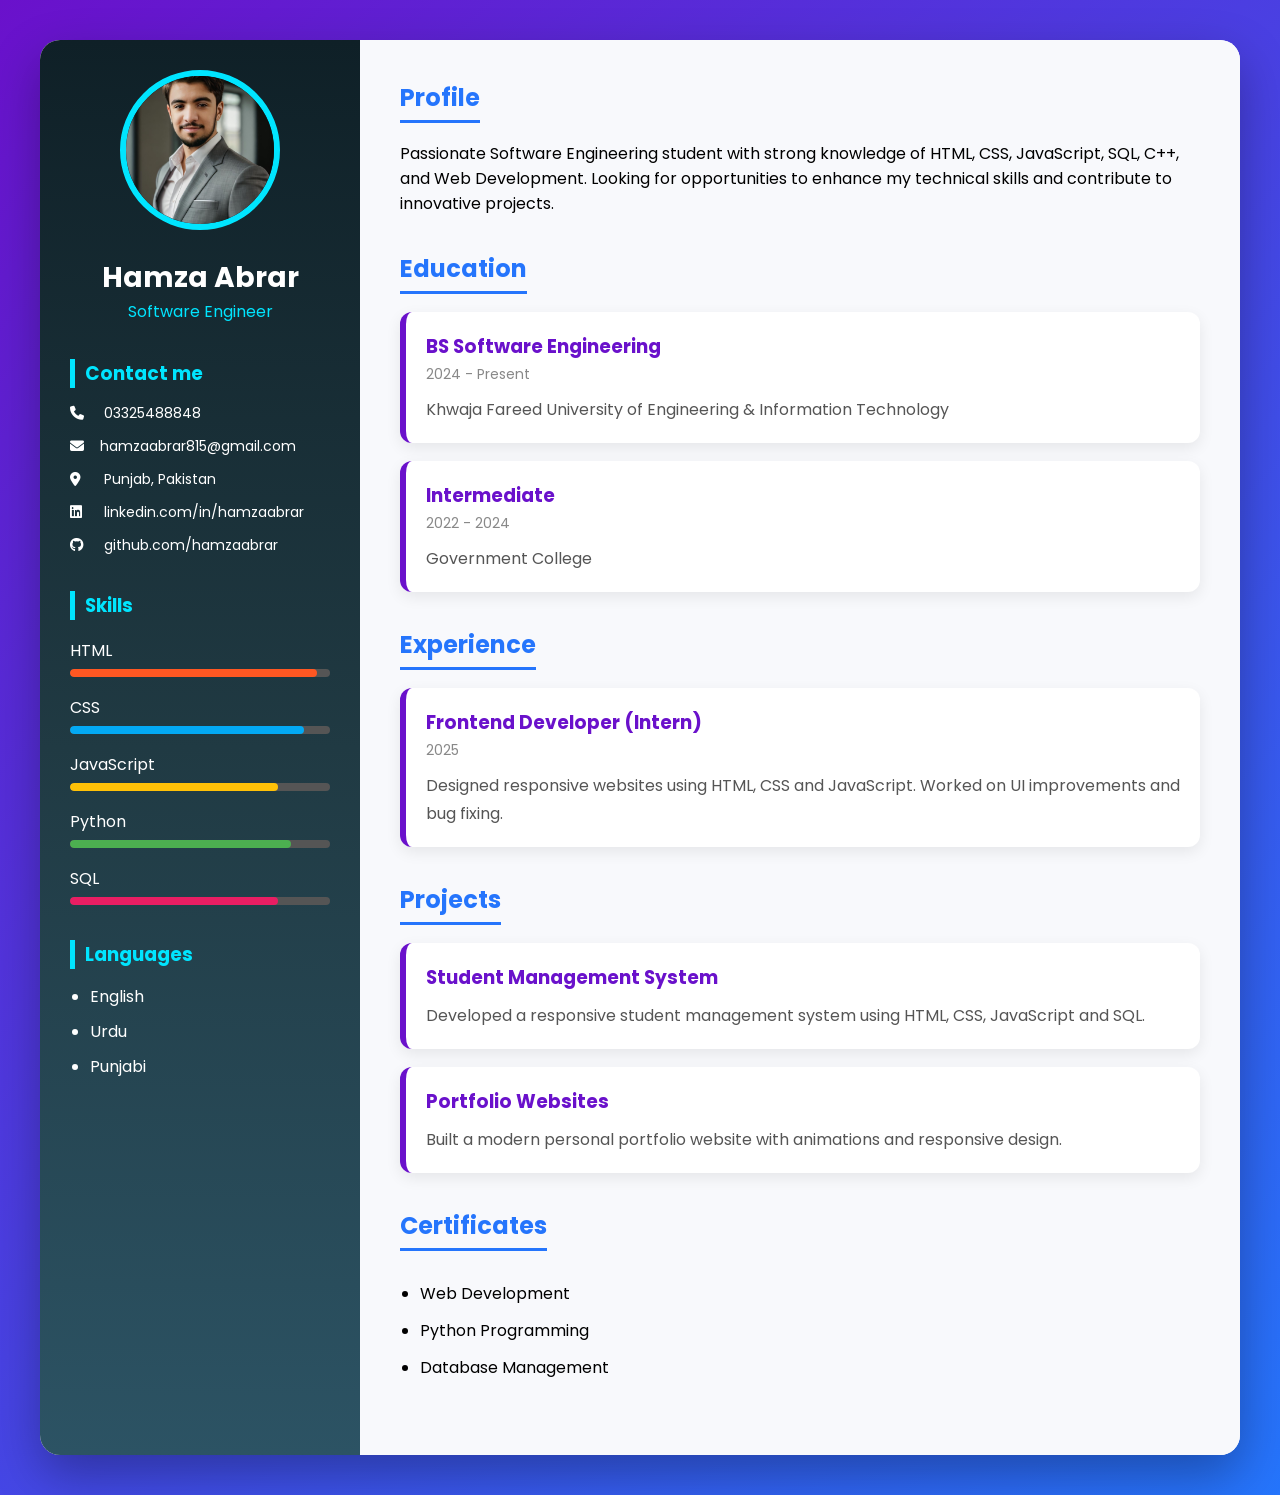
<file: index.html>
<!DOCTYPE html>
<html lang="en">
<head>
    <meta charset="UTF-8">
    <meta name="viewport" content="width=device-width, initial-scale=1.0">
    <title>Professional CV</title>
    <link rel="stylesheet" href="style.css">

    <!-- Google Fonts -->
    <link href="https://fonts.googleapis.com/css2?family=Poppins:wght@300;400;500;600;700&display=swap" rel="stylesheet">

    <!-- Font Awesome -->
    <link rel="stylesheet"
    href="https://cdnjs.cloudflare.com/ajax/libs/font-awesome/6.5.2/css/all.min.css">
</head>

<body>

<div class="container">

    <!-- LEFT SIDE -->
    <div class="left">

        <div class="profile">
            <img src="profile.jpg" alt="Profile">
            <h2>Hamza Abrar</h2>
            <h4>Software Engineer</h4>
        </div>

        <div class="section">
            <h3>Contact me</h3>

            <p><i class="fa-solid fa-phone"></i> 03325488848</p>
            <p><i class="fa-solid fa-envelope"></i>hamzaabrar815@gmail.com</p>
            <p><i class="fa-solid fa-location-dot"></i> Punjab, Pakistan</p>
            <p><i class="fa-brands fa-linkedin"></i> linkedin.com/in/hamzaabrar</p>
            <p><i class="fa-brands fa-github"></i> github.com/hamzaabrar</p>

        </div>

        <div class="section">

            <h3>Skills</h3>

            <div class="skill">
                <span>HTML</span>
                <div class="bar"><div class="fill html"></div></div>
            </div>

            <div class="skill">
                <span>CSS</span>
                <div class="bar"><div class="fill css"></div></div>
            </div>

            <div class="skill">
                <span>JavaScript</span>
                <div class="bar"><div class="fill js"></div></div>
            </div>

            <div class="skill">
                <span>Python</span>
                <div class="bar"><div class="fill python"></div></div>
            </div>

            <div class="skill">
                <span>SQL</span>
                <div class="bar"><div class="fill sql"></div></div>
            </div>

        </div>

        <div class="section">
            <h3>Languages</h3>

            <ul>
                <li>English</li>
                <li>Urdu</li>
                <li>Punjabi</li>
            </ul>

        </div>

    </div>

    <!-- RIGHT SIDE -->

    <div class="right">

        <div class="box">

            <h2>Profile</h2>

            <p>
                Passionate Software Engineering student with strong knowledge of
                HTML, CSS, JavaScript, SQL, C++, and Web Development.
                Looking for opportunities to enhance my technical skills and
                contribute to innovative projects.
            </p>

        </div>

        <div class="box">

            <h2>Education</h2>

            <div class="item">

                <h3>BS Software Engineering</h3>

                <span>2024 - Present</span>

                <p>Khwaja Fareed University of Engineering & Information Technology</p>

            </div>

            <div class="item">

                <h3>Intermediate</h3>

                <span>2022 - 2024</span>

                <p>Government College</p>

            </div>

        </div>

        <div class="box">

            <h2>Experience</h2>

            <div class="item">

                <h3>Frontend Developer (Intern)</h3>

                <span>2025</span>

                <p>
                    Designed responsive websites using HTML, CSS and JavaScript.
                    Worked on UI improvements and bug fixing.
                </p>

            </div>

        </div>

        <div class="box">

            <h2>Projects</h2>

            <div class="item">

                <h3>Student Management System</h3>

                <p>
                    Developed a responsive student management system using
                    HTML, CSS, JavaScript and SQL.
                </p>

            </div>

            <div class="item">

                <h3>Portfolio Websites</h3>

                <p>
                    Built a modern personal portfolio website with animations
                    and responsive design.
                </p>

            </div>

        </div>

        <div class="box">

            <h2>Certificates</h2>

            <ul>

                <li>Web Development</li>
                <li>Python Programming</li>
                <li>Database Management</li>

            </ul>

        </div>

    </div>

</div>

</body>
</html>
</file>
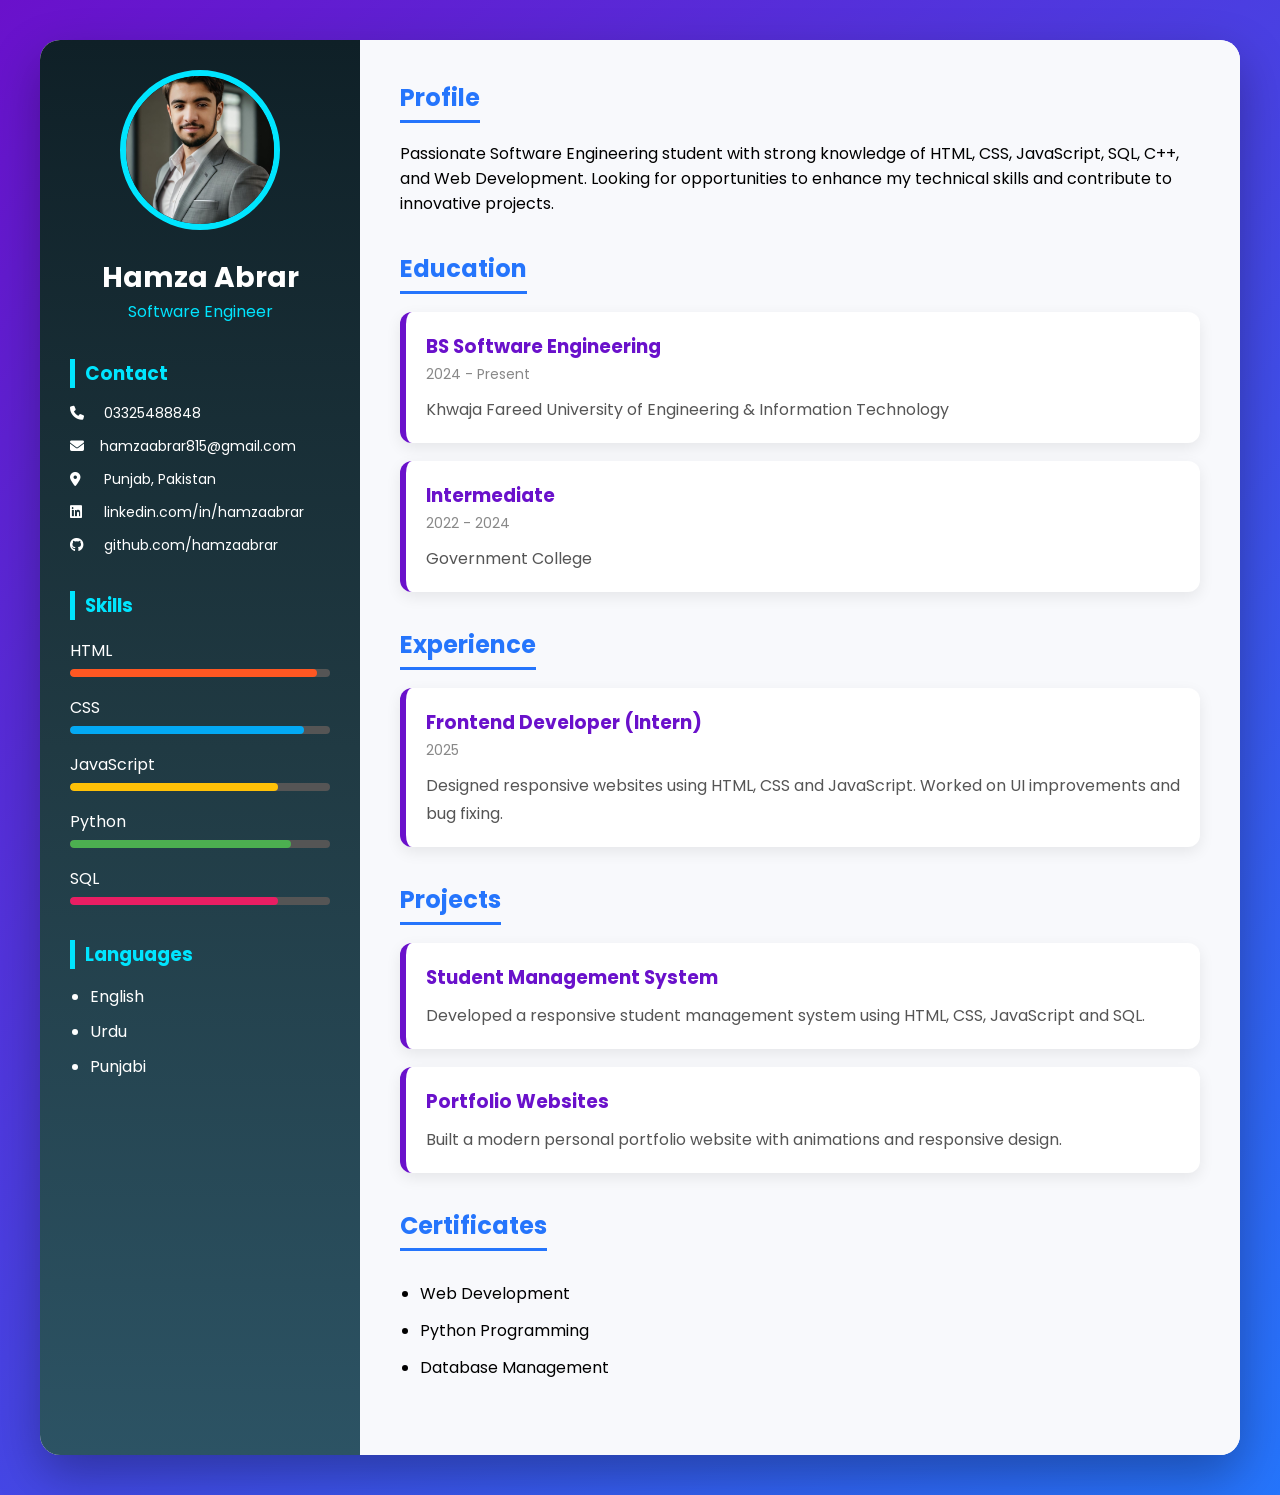
<file: file 1.html>
<!DOCTYPE html>
<html lang="en">
<head>
    <meta charset="UTF-8">
    <meta name="viewport" content="width=device-width, initial-scale=1.0">
    <title>Professional CV</title>
    <link rel="stylesheet" href="file.2.css">

    <!-- Google Fonts -->
    <link href="https://fonts.googleapis.com/css2?family=Poppins:wght@300;400;500;600;700&display=swap" rel="stylesheet">

    <!-- Font Awesome -->
    <link rel="stylesheet"
    href="https://cdnjs.cloudflare.com/ajax/libs/font-awesome/6.5.2/css/all.min.css">
</head>

<body>

<div class="container">

    <!-- LEFT SIDE -->
    <div class="left">

        <div class="profile">
            <img src="profile.jpg" alt="Profile">
            <h2>Hamza Abrar</h2>
            <h4>Software Engineer</h4>
        </div>

        <div class="section">
            <h3>Contact</h3>

            <p><i class="fa-solid fa-phone"></i> 03325488848</p>
            <p><i class="fa-solid fa-envelope"></i>hamzaabrar815@gmail.com</p>
            <p><i class="fa-solid fa-location-dot"></i> Punjab, Pakistan</p>
            <p><i class="fa-brands fa-linkedin"></i> linkedin.com/in/hamzaabrar</p>
            <p><i class="fa-brands fa-github"></i> github.com/hamzaabrar</p>

        </div>

        <div class="section">

            <h3>Skills</h3>

            <div class="skill">
                <span>HTML</span>
                <div class="bar"><div class="fill html"></div></div>
            </div>

            <div class="skill">
                <span>CSS</span>
                <div class="bar"><div class="fill css"></div></div>
            </div>

            <div class="skill">
                <span>JavaScript</span>
                <div class="bar"><div class="fill js"></div></div>
            </div>

            <div class="skill">
                <span>Python</span>
                <div class="bar"><div class="fill python"></div></div>
            </div>

            <div class="skill">
                <span>SQL</span>
                <div class="bar"><div class="fill sql"></div></div>
            </div>

        </div>

        <div class="section">
            <h3>Languages</h3>

            <ul>
                <li>English</li>
                <li>Urdu</li>
                <li>Punjabi</li>
            </ul>

        </div>

    </div>

    <!-- RIGHT SIDE -->

    <div class="right">

        <div class="box">

            <h2>Profile</h2>

            <p>
                Passionate Software Engineering student with strong knowledge of
                HTML, CSS, JavaScript, SQL, C++, and Web Development.
                Looking for opportunities to enhance my technical skills and
                contribute to innovative projects.
            </p>

        </div>

        <div class="box">

            <h2>Education</h2>

            <div class="item">

                <h3>BS Software Engineering</h3>

                <span>2024 - Present</span>

                <p>Khwaja Fareed University of Engineering & Information Technology</p>

            </div>

            <div class="item">

                <h3>Intermediate</h3>

                <span>2022 - 2024</span>

                <p>Government College</p>

            </div>

        </div>

        <div class="box">

            <h2>Experience</h2>

            <div class="item">

                <h3>Frontend Developer (Intern)</h3>

                <span>2025</span>

                <p>
                    Designed responsive websites using HTML, CSS and JavaScript.
                    Worked on UI improvements and bug fixing.
                </p>

            </div>

        </div>

        <div class="box">

            <h2>Projects</h2>

            <div class="item">

                <h3>Student Management System</h3>

                <p>
                    Developed a responsive student management system using
                    HTML, CSS, JavaScript and SQL.
                </p>

            </div>

            <div class="item">

                <h3>Portfolio Websites</h3>

                <p>
                    Built a modern personal portfolio website with animations
                    and responsive design.
                </p>

            </div>

        </div>

        <div class="box">

            <h2>Certificates</h2>

            <ul>

                <li>Web Development</li>
                <li>Python Programming</li>
                <li>Database Management</li>

            </ul>

        </div>

    </div>

</div>

</body>
</html>
</file>
<file: style.css>
*{
    margin:0;
    padding:0;
    box-sizing:border-box;
    font-family:'Poppins',sans-serif;
}

body{
    background:linear-gradient(135deg,#6a11cb,#2575fc);
    padding:40px;
}

.container{
    max-width:1200px;
    margin:auto;
    display:grid;
    grid-template-columns:320px 1fr;
    background:#fff;
    border-radius:20px;
    overflow:hidden;
    box-shadow:0 20px 50px rgba(0,0,0,.3);
}

.left{
    background:linear-gradient(180deg,#0f2027,#203a43,#2c5364);
    color:#fff;
    padding:30px;
}

.profile{
    text-align:center;
}

.profile img{
    width:160px;
    height:160px;
    border-radius:50%;
    border:6px solid #00e5ff;
    object-fit:cover;
    margin-bottom:20px;
}

.profile h2{
    font-size:28px;
}

.profile h4{
    color:#00e5ff;
    font-weight:400;
}

.section{
    margin-top:35px;
}

.section h3{
    margin-bottom:15px;
    color:#00e5ff;
    border-left:5px solid #00e5ff;
    padding-left:10px;
}

.section p{
    margin:12px 0;
    font-size:14px;
}

.section i{
    width:30px;
}

.skill{
    margin:18px 0;
}

.bar{
    height:8px;
    background:#555;
    border-radius:20px;
    overflow:hidden;
    margin-top:6px;
}

.fill{
    height:100%;
    border-radius:20px;
}

.html{width:95%;background:#ff5722;}
.css{width:90%;background:#03a9f4;}
.js{width:80%;background:#ffc107;}
.python{width:85%;background:#4caf50;}
.sql{width:80%;background:#e91e63;}

.section ul{
    padding-left:20px;
}

.section li{
    margin:10px 0;
}

.right{
    padding:40px;
    background:#f8f9fc;
}

.box{
    margin-bottom:35px;
}

.box h2{
    color:#2575fc;
    margin-bottom:18px;
    border-bottom:3px solid #2575fc;
    display:inline-block;
    padding-bottom:5px;
}

.item{
    background:#fff;
    padding:20px;
    border-left:6px solid #6a11cb;
    border-radius:12px;
    margin-bottom:18px;
    box-shadow:0 5px 15px rgba(0,0,0,.08);
    transition:.3s;
}

.item:hover{
    transform:translateY(-5px);
}

.item h3{
    color:#6a11cb;
}

.item span{
    color:#888;
    font-size:14px;
}

.item p{
    margin-top:10px;
    color:#555;
    line-height:1.7;
}

.box ul{
    padding-left:20px;
}

.box li{
    margin:12px 0;
}

@media(max-width:900px){

.container{
    grid-template-columns:1fr;
}

.left{
    text-align:center;
}

.section h3{
    border:none;
}

}
</file>
<file: file.2.css>
*{
    margin:0;
    padding:0;
    box-sizing:border-box;
    font-family:'Poppins',sans-serif;
}

body{
    background:linear-gradient(135deg,#6a11cb,#2575fc);
    padding:40px;
}

.container{
    max-width:1200px;
    margin:auto;
    display:grid;
    grid-template-columns:320px 1fr;
    background:#fff;
    border-radius:20px;
    overflow:hidden;
    box-shadow:0 20px 50px rgba(0,0,0,.3);
}

.left{
    background:linear-gradient(180deg,#0f2027,#203a43,#2c5364);
    color:#fff;
    padding:30px;
}

.profile{
    text-align:center;
}

.profile img{
    width:160px;
    height:160px;
    border-radius:50%;
    border:6px solid #00e5ff;
    object-fit:cover;
    margin-bottom:20px;
}

.profile h2{
    font-size:28px;
}

.profile h4{
    color:#00e5ff;
    font-weight:400;
}

.section{
    margin-top:35px;
}

.section h3{
    margin-bottom:15px;
    color:#00e5ff;
    border-left:5px solid #00e5ff;
    padding-left:10px;
}

.section p{
    margin:12px 0;
    font-size:14px;
}

.section i{
    width:30px;
}

.skill{
    margin:18px 0;
}

.bar{
    height:8px;
    background:#555;
    border-radius:20px;
    overflow:hidden;
    margin-top:6px;
}

.fill{
    height:100%;
    border-radius:20px;
}

.html{width:95%;background:#ff5722;}
.css{width:90%;background:#03a9f4;}
.js{width:80%;background:#ffc107;}
.python{width:85%;background:#4caf50;}
.sql{width:80%;background:#e91e63;}

.section ul{
    padding-left:20px;
}

.section li{
    margin:10px 0;
}

.right{
    padding:40px;
    background:#f8f9fc;
}

.box{
    margin-bottom:35px;
}

.box h2{
    color:#2575fc;
    margin-bottom:18px;
    border-bottom:3px solid #2575fc;
    display:inline-block;
    padding-bottom:5px;
}

.item{
    background:#fff;
    padding:20px;
    border-left:6px solid #6a11cb;
    border-radius:12px;
    margin-bottom:18px;
    box-shadow:0 5px 15px rgba(0,0,0,.08);
    transition:.3s;
}

.item:hover{
    transform:translateY(-5px);
}

.item h3{
    color:#6a11cb;
}

.item span{
    color:#888;
    font-size:14px;
}

.item p{
    margin-top:10px;
    color:#555;
    line-height:1.7;
}

.box ul{
    padding-left:20px;
}

.box li{
    margin:12px 0;
}

@media(max-width:900px){

.container{
    grid-template-columns:1fr;
}

.left{
    text-align:center;
}

.section h3{
    border:none;
}

}
</file>
